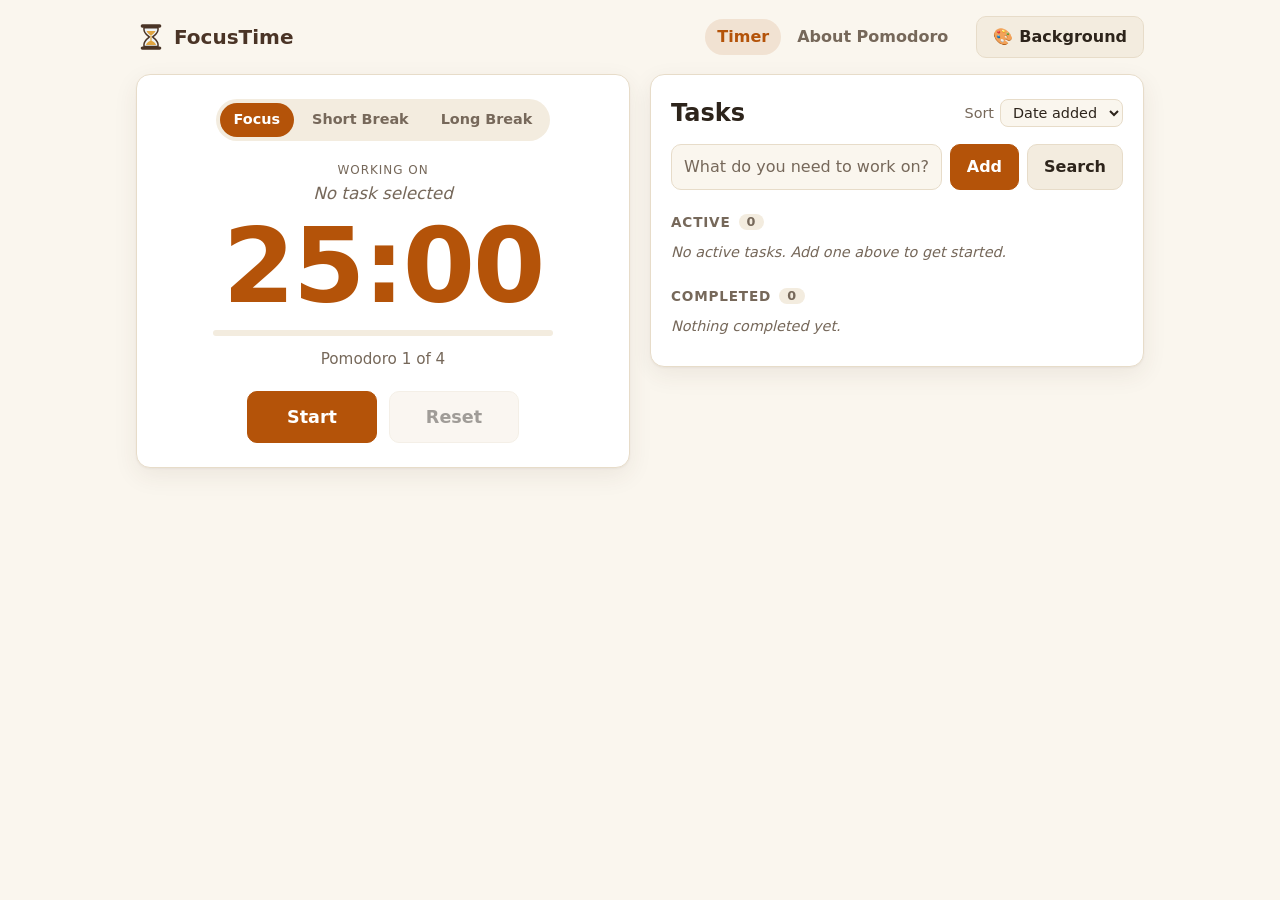
<file: index.html>
<!doctype html>
<html lang="en">
<head>
  <meta charset="utf-8">
  <meta name="viewport" content="width=device-width, initial-scale=1">
  <title>FocusTime</title>
  <meta name="description" content="FocusTime – a Pomodoro timer with a simple task list for students.">
  <link rel="icon" type="image/svg+xml" href="assets/favicon.svg">
  <link rel="stylesheet" href="css/style.css">
  <script src="js/core/storage.js"></script>
  <script src="js/features/background.js"></script>
</head>
<body data-mode="focus">
  <header class="site-header">
    <a class="logo" href="index.html" aria-label="FocusTime home">
      <svg class="logo-mark" viewBox="0 0 32 32" aria-hidden="true">
        <rect class="lg-frame" x="5" y="2.5" width="22" height="3.5" rx="1.75"/>
        <rect class="lg-frame" x="5" y="26" width="22" height="3.5" rx="1.75"/>
        <path class="lg-glass" d="M8.5 6h15v2c0 4.2-4.3 6.6-5.8 8 1.5 1.4 5.8 3.8 5.8 8v2h-15v-2c0-4.2 4.3-6.6 5.8-8-1.5-1.4-5.8-3.8-5.8-8z"/>
        <path class="lg-sand" d="M11.2 9.5h9.6c-.9 2.2-3.2 3.8-4.8 5.2-1.6-1.4-3.9-3-4.8-5.2z"/>
        <rect class="lg-sand lg-stream" x="15.35" y="14.5" width="1.3" height="6.5" rx=".65"/>
        <path class="lg-sand" d="M10.6 24.6c.6-2.6 3-4.1 5.4-4.6 2.4.5 4.8 2 5.4 4.6z"/>
      </svg>
      <span>FocusTime</span>
    </a>
    <nav aria-label="Main">
      <a href="index.html" aria-current="page">Timer</a>
      <a href="about.html">About Pomodoro</a>
    </nav>
  </header>

  <main class="app">
    <section id="timer-card" class="card timer-card" data-mode="focus" aria-labelledby="timer-heading">
      <h1 id="timer-heading" class="visually-hidden">Pomodoro timer</h1>

      <div class="mode-tabs" role="group" aria-label="Timer mode">
        <button type="button" class="mode-tab" data-mode="focus">Focus</button>
        <button type="button" class="mode-tab" data-mode="short">Short Break</button>
        <button type="button" class="mode-tab" data-mode="long">Long Break</button>
      </div>

      <p class="current-task">
        <span class="current-task-label">Working on</span>
        <strong id="current-task-name" class="is-empty">No task selected</strong>
      </p>

      <div id="time" class="time" role="timer">25:00</div>

      <div class="progress" aria-hidden="true"><div id="progress-bar" class="progress-bar"></div></div>

      <p id="cycle-info" class="cycle-info">Pomodoro 1 of 4</p>

      <div class="controls">
        <button type="button" id="start-btn" class="btn btn-primary btn-large">Start</button>
        <button type="button" id="reset-btn" class="btn btn-large">Reset</button>
      </div>
    </section>

    <section class="card tasks-card" aria-labelledby="tasks-heading">
      <div class="tasks-header">
        <h2 id="tasks-heading">Tasks</h2>
        <label class="task-sort">
          <span>Sort</span>
          <select id="task-sort">
            <option value="created">Date added</option>
            <option value="alpha">A–Z</option>
          </select>
        </label>
      </div>

      <form id="task-form" class="task-form" novalidate>
        <label for="task-input" class="visually-hidden">New task</label>
        <input id="task-input" type="text" maxlength="120" autocomplete="off"
               placeholder="What do you need to work on?">
        <button type="submit" class="btn btn-primary">Add</button>
        <button type="button" id="search-btn" class="btn" aria-pressed="false">Search</button>
      </form>
      <p id="task-error" class="form-error" role="alert" hidden>Please enter a task title.</p>

      <h3 class="list-heading">Active <span id="active-count" class="pill">0</span></h3>
      <ul id="active-list" class="task-list"></ul>
      <p id="active-empty" class="empty">No active tasks. Add one above to get started.</p>

      <h3 class="list-heading">Completed <span id="completed-count" class="pill">0</span></h3>
      <ul id="completed-list" class="task-list"></ul>
      <p id="completed-empty" class="empty">Nothing completed yet.</p>
    </section>
  </main>

  <div id="status" class="visually-hidden" aria-live="polite"></div>

  <!-- Load order = dependency order: core → models → services → views → controller -->
  <script src="js/core/config.js"></script>
  <script src="js/models/timer.js"></script>
  <script src="js/models/task-store.js"></script>
  <script src="js/services/notifier.js"></script>
  <script src="js/ui/timer-view.js"></script>
  <script src="js/ui/task-view.js"></script>
  <script src="js/app.js"></script>
</body>
</html>
</file>
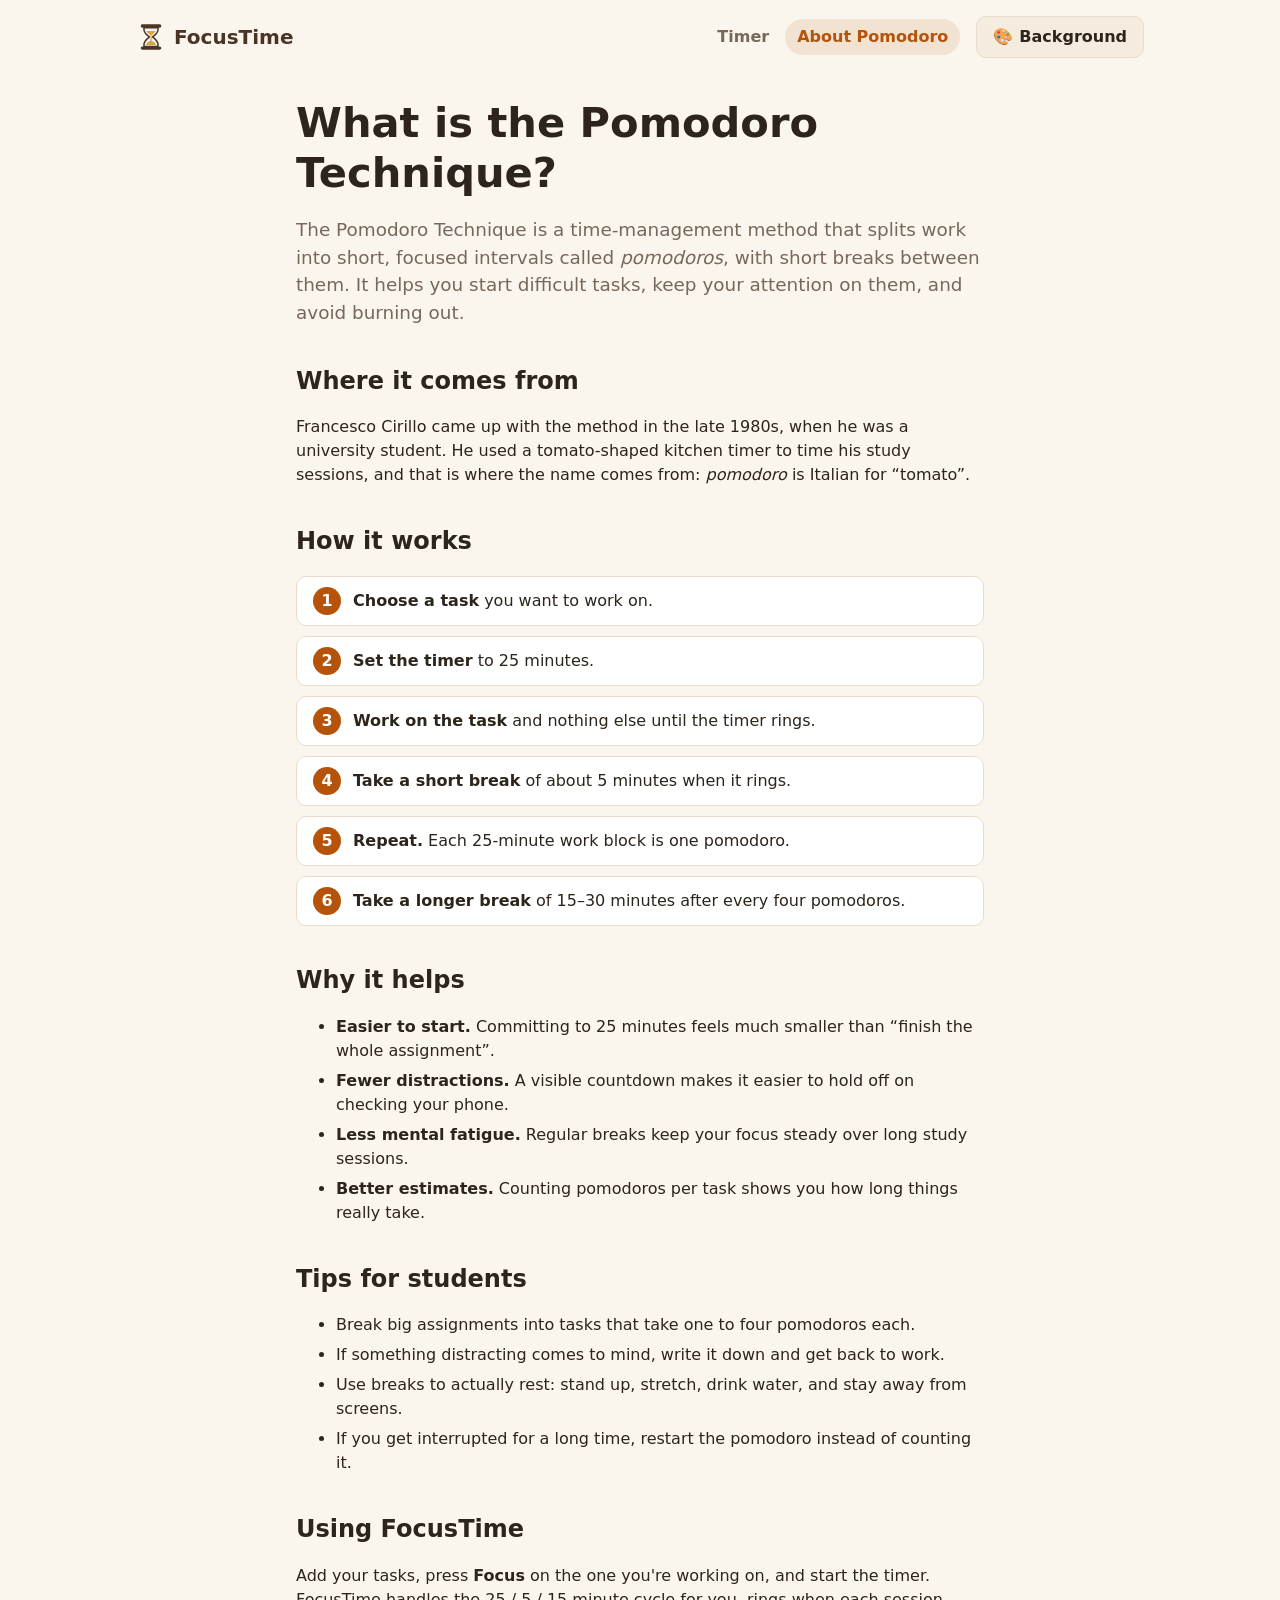
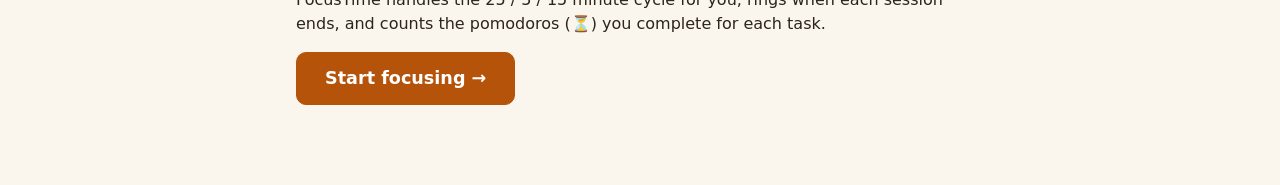
<file: about.html>
<!doctype html>
<html lang="en">
<head>
  <meta charset="utf-8">
  <meta name="viewport" content="width=device-width, initial-scale=1">
  <title>About Pomodoro · FocusTime</title>
  <meta name="description" content="What the Pomodoro Technique is, how it works and how to get the most out of it.">
  <link rel="icon" type="image/svg+xml" href="assets/favicon.svg">
  <link rel="stylesheet" href="css/style.css">
  <script src="js/core/storage.js"></script>
  <script src="js/features/background.js"></script>
</head>
<body data-mode="focus">
  <header class="site-header">
    <a class="logo" href="index.html" aria-label="FocusTime home">
      <svg class="logo-mark" viewBox="0 0 32 32" aria-hidden="true">
        <rect class="lg-frame" x="5" y="2.5" width="22" height="3.5" rx="1.75"/>
        <rect class="lg-frame" x="5" y="26" width="22" height="3.5" rx="1.75"/>
        <path class="lg-glass" d="M8.5 6h15v2c0 4.2-4.3 6.6-5.8 8 1.5 1.4 5.8 3.8 5.8 8v2h-15v-2c0-4.2 4.3-6.6 5.8-8-1.5-1.4-5.8-3.8-5.8-8z"/>
        <path class="lg-sand" d="M11.2 9.5h9.6c-.9 2.2-3.2 3.8-4.8 5.2-1.6-1.4-3.9-3-4.8-5.2z"/>
        <rect class="lg-sand lg-stream" x="15.35" y="14.5" width="1.3" height="6.5" rx=".65"/>
        <path class="lg-sand" d="M10.6 24.6c.6-2.6 3-4.1 5.4-4.6 2.4.5 4.8 2 5.4 4.6z"/>
      </svg>
      <span>FocusTime</span>
    </a>
    <nav aria-label="Main">
      <a href="index.html">Timer</a>
      <a href="about.html" aria-current="page">About Pomodoro</a>
    </nav>
  </header>

  <main class="article">
    <h1>What is the Pomodoro Technique?</h1>
    <p class="lede">
      The Pomodoro Technique is a time-management method that splits work into short,
      focused intervals called <em>pomodoros</em>, with short breaks between them. It helps you
      start difficult tasks, keep your attention on them, and avoid burning out.
    </p>

    <h2>Where it comes from</h2>
    <p>
      Francesco Cirillo came up with the method in the late 1980s, when he was a university
      student. He used a tomato-shaped kitchen timer to time his study sessions, and that is
      where the name comes from: <em>pomodoro</em> is Italian for “tomato”.
    </p>

    <h2>How it works</h2>
    <ol class="steps">
      <li><strong>Choose a task</strong> you want to work on.</li>
      <li><strong>Set the timer</strong> to 25 minutes.</li>
      <li><strong>Work on the task</strong> and nothing else until the timer rings.</li>
      <li><strong>Take a short break</strong> of about 5 minutes when it rings.</li>
      <li><strong>Repeat.</strong> Each 25-minute work block is one pomodoro.</li>
      <li><strong>Take a longer break</strong> of 15–30 minutes after every four pomodoros.</li>
    </ol>

    <h2>Why it helps</h2>
    <ul class="benefits">
      <li><strong>Easier to start.</strong> Committing to 25 minutes feels much smaller than “finish the whole assignment”.</li>
      <li><strong>Fewer distractions.</strong> A visible countdown makes it easier to hold off on checking your phone.</li>
      <li><strong>Less mental fatigue.</strong> Regular breaks keep your focus steady over long study sessions.</li>
      <li><strong>Better estimates.</strong> Counting pomodoros per task shows you how long things really take.</li>
    </ul>

    <h2>Tips for students</h2>
    <ul>
      <li>Break big assignments into tasks that take one to four pomodoros each.</li>
      <li>If something distracting comes to mind, write it down and get back to work.</li>
      <li>Use breaks to actually rest: stand up, stretch, drink water, and stay away from screens.</li>
      <li>If you get interrupted for a long time, restart the pomodoro instead of counting it.</li>
    </ul>

    <h2>Using FocusTime</h2>
    <p>
      Add your tasks, press <strong>Focus</strong> on the one you're working on, and start the
      timer. FocusTime handles the 25 / 5 / 15 minute cycle for you, rings when each session ends,
      and counts the pomodoros (⏳) you complete for each task.
    </p>
    <p><a class="btn btn-primary btn-large" href="index.html">Start focusing →</a></p>
  </main>
</body>
</html>
</file>
<file: css/style.css>
/* ---------- Tokens ----------
   Palette taken from the sandglass logo:
   walnut frame, warm sand, pale glass. */
:root {
  --bg: #faf6ee;
  --surface: #ffffff;
  --surface-2: #f3ecdf;
  --text: #2d241b;
  --muted: #76685a;
  --border: #e7dcc9;
  --danger: #b42318;
  --focus-ring: #2563eb;

  --focus: #b45309;   /* amber sand */
  --short: #2f7d6d;   /* sage teal */
  --long: #3d5a8a;    /* dusk blue */
  --accent: var(--focus);
  --accent-soft: color-mix(in srgb, var(--accent) 12%, transparent);
  --on-accent: #ffffff;

  --logo-frame: #4a3426;
  --logo-glass: #eef3f5;
  --logo-sand: #e0a542;

  --radius: 14px;
  --shadow: 0 1px 2px rgb(74 52 38 / 0.05), 0 8px 24px rgb(74 52 38 / 0.08);
  --font: system-ui, -apple-system, "Segoe UI", Roboto, sans-serif;
  color-scheme: light;
}

@media (prefers-color-scheme: dark) {
  :root:not([data-theme="light"]) {
    --bg: #15120e;
    --surface: #201b15;
    --surface-2: #2a241c;
    --text: #f4ede2;
    --muted: #a99a85;
    --border: #3a3126;
    --danger: #ff7b6b;
    --focus-ring: #8fb4ff;
    --focus: #f0b45a;
    --short: #5cc4ad;
    --long: #92b2e8;
    --on-accent: #1b150e;
    --logo-frame: #d9c2a3;
    --logo-glass: rgb(255 255 255 / 0.07);
    --logo-sand: #f0b45a;
    --shadow: 0 1px 2px rgb(0 0 0 / 0.3), 0 8px 24px rgb(0 0 0 / 0.35);
    color-scheme: dark;
  }
}
:root[data-theme="dark"] {
  --bg: #15120e;
  --surface: #201b15;
  --surface-2: #2a241c;
  --text: #f4ede2;
  --muted: #a99a85;
  --border: #3a3126;
  --danger: #ff7b6b;
  --focus-ring: #8fb4ff;
  --focus: #f0b45a;
  --short: #5cc4ad;
  --long: #92b2e8;
  --on-accent: #1b150e;
  --logo-frame: #d9c2a3;
  --logo-glass: rgb(255 255 255 / 0.07);
  --logo-sand: #f0b45a;
  --shadow: 0 1px 2px rgb(0 0 0 / 0.3), 0 8px 24px rgb(0 0 0 / 0.35);
  color-scheme: dark;
}

body[data-mode="focus"] { --accent: var(--focus); }
body[data-mode="short"] { --accent: var(--short); }
body[data-mode="long"]  { --accent: var(--long); }

/* ---------- Base ---------- */
*, *::before, *::after { box-sizing: border-box; }

html { -webkit-text-size-adjust: 100%; }

/* Component display rules must never beat the hidden attribute. */
[hidden] { display: none !important; }

body {
  margin: 0;
  min-height: 100vh;
  background: var(--bg);
  color: var(--text);
  font-family: var(--font);
  line-height: 1.5;
  transition: background-color 0.3s;
}

/* Custom background (set by js/background.js as --app-bg on <html>). */
body::before {
  content: "";
  position: fixed;
  inset: 0;
  z-index: -1;
  background: var(--app-bg, var(--bg));
  pointer-events: none;
}
.has-custom-bg body { padding-bottom: 40px; }
.bg-panel-open { overflow: hidden; }

h1, h2, h3 { line-height: 1.2; }

a { color: var(--accent); }

:focus-visible {
  outline: 3px solid var(--focus-ring);
  outline-offset: 2px;
}

.visually-hidden {
  position: absolute !important;
  width: 1px; height: 1px;
  padding: 0; margin: -1px;
  overflow: hidden; clip: rect(0 0 0 0);
  white-space: nowrap; border: 0;
}

/* ---------- Header ---------- */
.site-header {
  display: flex;
  flex-wrap: wrap;
  align-items: center;
  justify-content: space-between;
  gap: 8px 16px;
  max-width: 1040px;
  margin: 0 auto;
  padding: 16px;
}

.logo {
  display: inline-flex;
  align-items: center;
  gap: 8px;
  font-weight: 800;
  font-size: 1.25rem;
  color: var(--logo-frame);
  text-decoration: none;
}
.logo-mark { width: 30px; height: 30px; flex: none; }
.lg-frame { fill: var(--logo-frame); }
.lg-glass { fill: var(--logo-glass); stroke: var(--logo-frame); stroke-width: 1.6; stroke-linejoin: round; }
.lg-sand { fill: var(--logo-sand); }

/* The sand stream trickles while the timer is running. */
body.is-running .lg-stream { animation: trickle 1.2s ease-in-out infinite; }
@keyframes trickle { 50% { opacity: 0.35; } }

.site-header nav { display: flex; gap: 4px; order: 3; }
.bg-open-btn { order: 2; margin-left: auto; padding: 6px 12px; border-radius: 999px; }

@media (max-width: 639px) {
  .site-header nav { flex-basis: 100%; }
  .bg-open-label {
    position: absolute; width: 1px; height: 1px; overflow: hidden;
    clip: rect(0 0 0 0); white-space: nowrap;
  }
}
@media (min-width: 640px) {
  .site-header nav { order: 2; margin-left: auto; }
  .bg-open-btn { order: 3; margin-left: 0; }
}

/* Keep header and article readable on photos and strong colours. */
.has-custom-bg .site-header .logo,
.has-custom-bg .site-header nav {
  padding: 4px 12px 4px 8px;
  border-radius: 999px;
  background: color-mix(in srgb, var(--surface) 88%, transparent);
  -webkit-backdrop-filter: blur(8px);
  backdrop-filter: blur(8px);
  box-shadow: var(--shadow);
}
.has-custom-bg .site-header nav { padding: 4px; flex-basis: auto; }
.has-custom-bg .article {
  width: calc(100% - 32px);
  margin: 8px auto 48px;
  padding: 8px 24px 40px;
  background: var(--surface);
  border: 1px solid var(--border);
  border-radius: var(--radius);
  box-shadow: var(--shadow);
}

.site-header nav a {
  padding: 6px 12px;
  border-radius: 999px;
  color: var(--muted);
  text-decoration: none;
  font-weight: 600;
}
.site-header nav a:hover { color: var(--text); background: var(--surface-2); }
.site-header nav a[aria-current="page"] { color: var(--accent); background: var(--accent-soft); }

/* ---------- Layout ---------- */
.app {
  display: grid;
  gap: 20px;
  max-width: 1040px;
  margin: 0 auto;
  padding: 0 16px 48px;
}

@media (min-width: 860px) {
  .app {
    grid-template-columns: minmax(0, 1fr) minmax(0, 1fr);
    align-items: start;
  }
  .timer-card { position: sticky; top: 16px; }
}

.card {
  background: var(--surface);
  border: 1px solid var(--border);
  border-radius: var(--radius);
  box-shadow: var(--shadow);
  padding: 24px 20px;
  min-width: 0;
}

/* ---------- Buttons ---------- */
.btn {
  display: inline-flex;
  align-items: center;
  justify-content: center;
  gap: 6px;
  padding: 8px 16px;
  border: 1px solid var(--border);
  border-radius: 10px;
  background: var(--surface-2);
  color: var(--text);
  font: inherit;
  font-weight: 600;
  cursor: pointer;
  text-decoration: none;
  transition: background-color 0.15s, transform 0.05s, opacity 0.15s;
}
.btn:hover { filter: brightness(0.97); }
.btn:active { transform: translateY(1px); }
.btn:disabled { opacity: 0.45; cursor: not-allowed; }

.btn-primary {
  background: var(--accent);
  border-color: var(--accent);
  color: var(--on-accent);
}
.btn-primary:hover { filter: brightness(1.07); }

.btn-large { padding: 12px 28px; font-size: 1.1rem; min-width: 130px; }
.btn-small { padding: 4px 10px; font-size: 0.85rem; }
.btn-icon { padding: 4px 8px; font-size: 0.95rem; background: transparent; border-color: transparent; }
.btn-icon:hover { background: var(--surface-2); }
.btn-danger:hover { color: var(--danger); }
.btn-selected { background: var(--accent-soft); border-color: var(--accent); color: var(--accent); }

/* ---------- Timer ---------- */
.timer-card { text-align: center; }

.mode-tabs {
  display: inline-flex;
  flex-wrap: wrap;
  justify-content: center;
  gap: 4px;
  padding: 4px;
  border-radius: 999px;
  background: var(--surface-2);
}

.mode-tab {
  padding: 6px 14px;
  border: 0;
  border-radius: 999px;
  background: transparent;
  color: var(--muted);
  font: inherit;
  font-size: 0.9rem;
  font-weight: 600;
  cursor: pointer;
}
.mode-tab:hover { color: var(--text); }
.mode-tab.is-selected { background: var(--accent); color: var(--on-accent); }
@media (max-width: 400px) {
  .mode-tab { padding: 6px 10px; font-size: 0.85rem; }
}

.current-task { margin: 20px 0 0; display: grid; gap: 2px; }
.current-task-label {
  font-size: 0.75rem;
  text-transform: uppercase;
  letter-spacing: 0.08em;
  color: var(--muted);
}
#current-task-name { font-size: 1.05rem; overflow-wrap: anywhere; }
#current-task-name.is-empty { color: var(--muted); font-weight: 500; font-style: italic; }

.time {
  margin: 8px 0 12px;
  font-size: clamp(4rem, 18vw, 6.5rem);
  font-weight: 800;
  font-variant-numeric: tabular-nums;
  letter-spacing: -0.02em;
  color: var(--accent);
  line-height: 1;
}

.progress {
  height: 6px;
  margin: 0 auto;
  max-width: 340px;
  border-radius: 999px;
  background: var(--surface-2);
  overflow: hidden;
}
.progress-bar {
  height: 100%;
  width: 0;
  background: var(--accent);
  transition: width 0.25s linear;
}

.cycle-info { margin: 12px 0 20px; color: var(--muted); font-size: 0.95rem; }

.controls { display: flex; flex-wrap: wrap; justify-content: center; gap: 12px; }

/* ---------- Tasks ---------- */
.tasks-header {
  display: flex;
  align-items: center;
  justify-content: space-between;
  gap: 12px;
  margin: 0 0 16px;
}
.tasks-card h2 { margin: 0; }
.task-sort { display: flex; align-items: center; gap: 6px; font-size: 0.9rem; color: var(--muted); }
.task-sort select {
  padding: 4px 8px;
  border: 1px solid var(--border);
  border-radius: 8px;
  background: var(--bg);
  color: var(--text);
  font: inherit;
}

.task-form { display: flex; gap: 8px; }
.task-form input {
  flex: 1;
  min-width: 0;
  padding: 10px 12px;
  border: 1px solid var(--border);
  border-radius: 10px;
  background: var(--bg);
  color: var(--text);
  font: inherit;
}
.task-form input::placeholder { color: var(--muted); }

.form-error { margin: 8px 0 0; color: var(--danger); font-size: 0.9rem; }

.list-heading {
  display: flex;
  align-items: center;
  gap: 8px;
  margin: 24px 0 8px;
  font-size: 0.85rem;
  text-transform: uppercase;
  letter-spacing: 0.06em;
  color: var(--muted);
}

.pill {
  padding: 0 8px;
  border-radius: 999px;
  background: var(--surface-2);
  font-size: 0.8rem;
}

.task-list { list-style: none; margin: 0; padding: 0; display: grid; gap: 6px; }

.task {
  display: grid;
  grid-template-columns: auto minmax(0, 1fr) auto;
  grid-template-areas:
    "check title count"
    "check actions actions";
  align-items: center;
  gap: 4px 10px;
  padding: 10px 12px;
  border: 1px solid var(--border);
  border-left: 4px solid transparent;
  border-radius: 10px;
  background: var(--surface);
}
@media (min-width: 520px) {
  .task {
    grid-template-columns: auto minmax(0, 1fr) auto auto;
    grid-template-areas: "check title count actions";
  }
}

.task.is-active { border-left-color: var(--accent); background: var(--accent-soft); }

.task input[type="checkbox"] {
  grid-area: check;
  width: 20px; height: 20px;
  accent-color: var(--accent);
  cursor: pointer;
}

.task-title { grid-area: title; overflow-wrap: anywhere; cursor: text; }
.is-running .task-title { cursor: default; }
.task-edit {
  grid-area: title;
  min-width: 0;
  padding: 4px 8px;
  border: 1px solid var(--accent);
  border-radius: 6px;
  background: var(--bg);
  color: var(--text);
  font: inherit;
}
.task-count { grid-area: count; font-size: 0.85rem; color: var(--muted); white-space: nowrap; }
.task-actions { grid-area: actions; display: flex; justify-content: flex-end; gap: 2px; }

.task.is-done .task-title { text-decoration: line-through; color: var(--muted); cursor: default; }

.empty { margin: 4px 0; color: var(--muted); font-size: 0.9rem; font-style: italic; }

/* ---------- About page ---------- */
.article {
  max-width: 720px;
  margin: 0 auto;
  padding: 8px 16px 64px;
}
.article h1 { font-size: clamp(1.8rem, 6vw, 2.6rem); margin: 16px 0; }
.article h2 { margin-top: 40px; }
.lede { font-size: 1.15rem; color: var(--muted); }

.steps { padding: 0; list-style: none; counter-reset: step; display: grid; gap: 10px; }
.steps li {
  counter-increment: step;
  position: relative;
  padding: 12px 16px 12px 56px;
  background: var(--surface);
  border: 1px solid var(--border);
  border-radius: 10px;
}
.steps li::before {
  content: counter(step);
  position: absolute;
  left: 16px;
  top: 10px;
  display: grid;
  place-items: center;
  width: 28px; height: 28px;
  border-radius: 50%;
  background: var(--accent);
  color: var(--on-accent);
  font-weight: 700;
}

.benefits li, .article ul li { margin-bottom: 6px; }

/* ---------- Background panel ---------- */
.bg-overlay {
  position: fixed;
  inset: 0;
  z-index: 40;
  background: rgb(0 0 0 / 0.35);
}

.bg-panel {
  position: fixed;
  top: 0;
  right: 0;
  bottom: 0;
  z-index: 50;
  width: min(400px, 100%);
  display: flex;
  flex-direction: column;
  gap: 16px;
  padding: 16px 20px 20px;
  overflow-y: auto;
  overscroll-behavior: contain;
  background: var(--surface);
  color: var(--text);
  border-left: 1px solid var(--border);
  box-shadow: -12px 0 32px rgb(0 0 0 / 0.18);
  animation: slide-in 0.2s ease-out;
}
.bg-panel[hidden], .bg-overlay[hidden], .bg-pane[hidden] { display: none; }
@keyframes slide-in { from { transform: translateX(100%); } }

.bg-panel-head { display: flex; align-items: center; justify-content: space-between; }
.bg-panel-head h2 { margin: 0; font-size: 1.3rem; }

.bg-tabs {
  display: flex;
  gap: 4px;
  padding: 4px;
  border-radius: 999px;
  background: var(--surface-2);
}
.bg-tab {
  flex: 1;
  position: relative;
  padding: 6px 10px;
  border: 0;
  border-radius: 999px;
  background: transparent;
  color: var(--muted);
  font: inherit;
  font-size: 0.9rem;
  font-weight: 600;
  cursor: pointer;
}
.bg-tab[aria-selected="true"] { background: var(--surface); color: var(--text); box-shadow: 0 1px 3px rgb(0 0 0 / 0.12); }
.bg-tab.is-current::after {
  content: "";
  display: inline-block;
  width: 6px; height: 6px;
  margin-left: 6px;
  vertical-align: middle;
  border-radius: 50%;
  background: var(--accent);
}

.bg-pane { display: grid; grid-template-columns: minmax(0, 1fr); gap: 10px; align-content: start; }

.bg-label {
  margin: 6px 0 0;
  font-size: 0.75rem;
  font-weight: 700;
  letter-spacing: 0.06em;
  text-transform: uppercase;
  color: var(--muted);
}
.bg-label output { text-transform: none; letter-spacing: 0; color: var(--text); font-weight: 600; }

.bg-row { display: flex; flex-wrap: wrap; align-items: center; gap: 8px; }
.bg-row form, .bg-row .bg-input { flex: 1; }

.bg-input {
  min-width: 0;
  padding: 8px 10px;
  border: 1px solid var(--border);
  border-radius: 10px;
  background: var(--bg);
  color: var(--text);
  font: inherit;
}
.bg-hex { flex: 0 1 120px; font-family: ui-monospace, "SFMono-Regular", Menlo, monospace; }

.bg-panel input[type="color"] {
  width: 56px;
  height: 40px;
  padding: 2px;
  border: 1px solid var(--border);
  border-radius: 10px;
  background: var(--surface);
  cursor: pointer;
}

.bg-panel input[type="range"] { width: 100%; accent-color: var(--accent); }

.bg-swatches { display: grid; grid-template-columns: repeat(6, 1fr); gap: 10px; }
.bg-swatch {
  aspect-ratio: 1;
  border: 1px solid var(--border);
  border-radius: 50%;
  cursor: pointer;
}

.bg-preview { height: 80px; border: 1px solid var(--border); border-radius: 12px; }

.bg-gradient-colors { display: flex; align-items: flex-end; gap: 12px; }
.bg-gradient-colors > div { display: grid; gap: 4px; }


.bg-control { display: grid; gap: 6px; }

.bg-kinds { display: grid; grid-template-columns: repeat(3, minmax(0, 1fr)); gap: 8px; }
.bg-kind {
  display: grid;
  justify-items: center;
  gap: 6px;
  padding: 8px 6px;
  border: 1px solid var(--border);
  border-radius: 10px;
  background: var(--surface);
  color: var(--muted);
  font: inherit;
  font-size: 0.85rem;
  font-weight: 600;
  cursor: pointer;
}
.bg-kind:hover { color: var(--text); }
.bg-kind[aria-pressed="true"] { border-color: var(--accent); background: var(--accent-soft); color: var(--text); }
.bg-kind-swatch { width: 100%; height: 28px; border-radius: 6px; border: 1px solid var(--border); }

.bg-positions {
  display: grid;
  grid-template-columns: repeat(3, 32px);
  gap: 6px;
  justify-self: start;
  padding: 6px;
  border-radius: 10px;
  background: var(--surface-2);
}
.bg-pos {
  width: 32px;
  height: 32px;
  display: grid;
  place-items: center;
  padding: 0;
  border: 0;
  border-radius: 8px;
  background: transparent;
  cursor: pointer;
}
.bg-pos::before {
  content: "";
  width: 8px;
  height: 8px;
  border-radius: 50%;
  background: var(--muted);
  opacity: 0.5;
}
.bg-pos:hover::before { opacity: 1; }
.bg-pos[aria-pressed="true"] { background: var(--surface); box-shadow: 0 1px 3px rgb(0 0 0 / 0.12); }
.bg-pos[aria-pressed="true"]::before { width: 12px; height: 12px; background: var(--accent); opacity: 1; }

.bg-presets { display: grid; grid-template-columns: repeat(3, 1fr); gap: 8px; }
.bg-preset { height: 48px; border: 1px solid var(--border); border-radius: 10px; cursor: pointer; }

.bg-swatch[aria-pressed="true"],
.bg-preset[aria-pressed="true"],
.bg-photo-btn[aria-pressed="true"] {
  box-shadow: 0 0 0 2px var(--surface), 0 0 0 4px var(--text);
}

.bg-note, .bg-status { margin: 0; font-size: 0.9rem; color: var(--muted); }
.bg-status:empty, .bg-note:empty { display: none; }
.bg-status.is-error { color: var(--danger); }

.bg-photos {
  list-style: none;
  margin: 0;
  padding: 0;
  display: grid;
  grid-template-columns: repeat(2, minmax(0, 1fr));
  gap: 12px 10px;
}
.bg-photo-btn {
  display: block;
  width: 100%;
  aspect-ratio: 3 / 2;
  padding: 0;
  border: 0;
  border-radius: 10px;
  overflow: hidden;
  cursor: pointer;
  background: var(--surface-2);
}
.bg-photo-btn img { display: block; width: 100%; height: 100%; object-fit: cover; }
.bg-photo-credit {
  display: block;
  margin-top: 4px;
  overflow: hidden;
  font-size: 0.75rem;
  white-space: nowrap;
  text-overflow: ellipsis;
  color: var(--muted);
}
.bg-photo-credit a { color: inherit; }

.bg-panel-foot { margin-top: auto; padding-top: 12px; border-top: 1px solid var(--border); }

.photo-credit {
  position: fixed;
  right: 12px;
  bottom: 12px;
  z-index: 5;
  max-width: calc(100% - 24px);
  margin: 0;
  padding: 4px 12px;
  border-radius: 999px;
  font-size: 0.75rem;
  color: var(--muted);
  background: color-mix(in srgb, var(--surface) 88%, transparent);
  -webkit-backdrop-filter: blur(6px);
  backdrop-filter: blur(6px);
}
.photo-credit a { color: var(--text); }

@media (prefers-reduced-motion: reduce) {
  * { transition: none !important; animation: none !important; }
}
</file>
